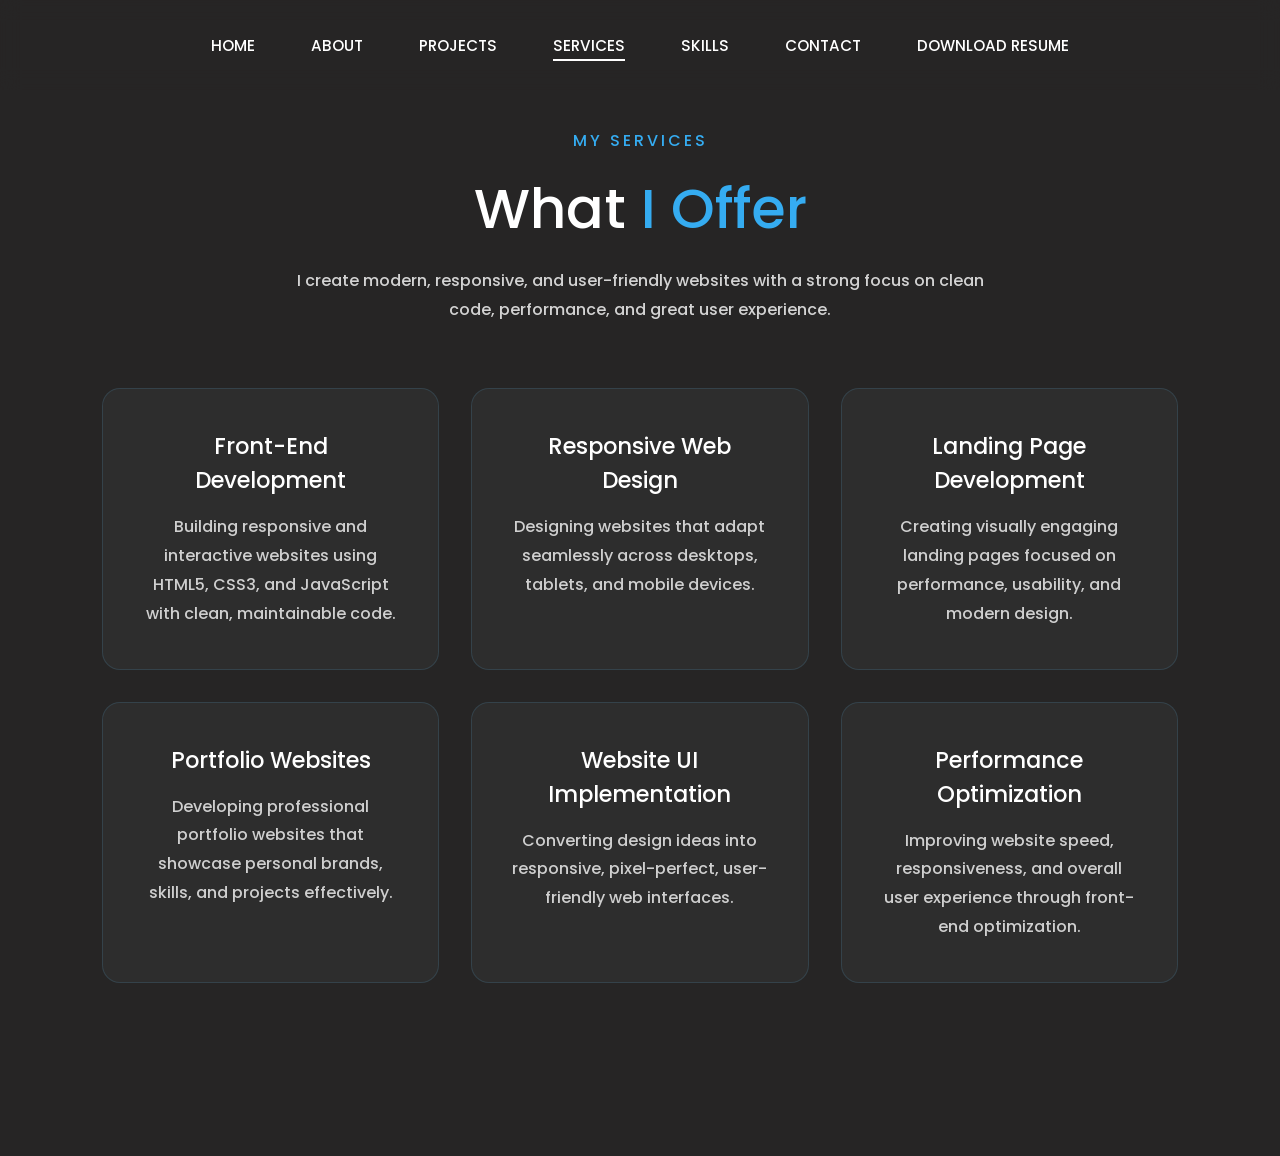
<file: services.html>
<!doctype html>
<html lang="en">
  <head>
    <meta charset="UTF-8" />
    <meta name="viewport" content="width=device-width, initial-scale=1.0" />
    <title>Services</title>
    <link rel="stylesheet" href="css/services.css" />
  </head>
  <body>

  <header>
          <ul class="navlist">
            <li><a href="index.html" target="_blank">Home</a></li>

            <li><a href="about.html">About</a></li>

            <li><a href="projects.html" target="_blank">Projects</a></li>

            <li><a  class="active" "services.html" target="_blank ">Services</a></li>

              <li><a href="skills.html" target="_blank">Skills</a></li>

            <li><a href="contact.html" target="_blank">Contact</a></li>

            <li>
              <a
                href="resume/resume.pdf" target="_blank"
                download>
                Download Resume
              </a>
            </li>
          </ul>
        </header>

    <!--================ SERVICES ================-->

    <section class="services-section">
      <div class="services-heading">
        <p>MY SERVICES</p>

        <h1>What <span>I Offer</span></h1>

        <p class="services-subtitle">
          I create modern, responsive, and user-friendly websites with a strong
          focus on clean code, performance, and great user experience.
        </p>
      </div>

      <div class="services-grid">
        <!-- Service 1 -->

        <div class="service-card">
          <i class="fa-solid fa-laptop-code"></i>

          <h2>Front-End Development</h2>

          <p>
            Building responsive and interactive websites using HTML5, CSS3, and
            JavaScript with clean, maintainable code.
          </p>
        </div>

        <!-- Service 2 -->

        <div class="service-card">
          <i class="fa-solid fa-mobile-screen-button"></i>

          <h2>Responsive Web Design</h2>

          <p>
            Designing websites that adapt seamlessly across desktops, tablets,
            and mobile devices.
          </p>
        </div>

        <!-- Service 3 -->

        <div class="service-card">
          <i class="fa-solid fa-palette"></i>

          <h2>Landing Page Development</h2>

          <p>
            Creating visually engaging landing pages focused on performance,
            usability, and modern design.
          </p>
        </div>

        <!-- Service 4 -->

        <div class="service-card">
          <i class="fa-solid fa-user-tie"></i>

          <h2>Portfolio Websites</h2>

          <p>
            Developing professional portfolio websites that showcase personal
            brands, skills, and projects effectively.
          </p>
        </div>

        <!-- Service 5 -->

        <div class="service-card">
          <i class="fa-solid fa-code"></i>

          <h2>Website UI Implementation</h2>

          <p>
            Converting design ideas into responsive, pixel-perfect,
            user-friendly web interfaces.
          </p>
        </div>

        <!-- Service 6 -->

        <div class="service-card">
          <i class="fa-solid fa-gauge-high"></i>

          <h2>Performance Optimization</h2>

          <p>
            Improving website speed, responsiveness, and overall user experience
            through front-end optimization.
          </p>
        </div>
      </div>
    </section>
  </body>
</html>
</file>
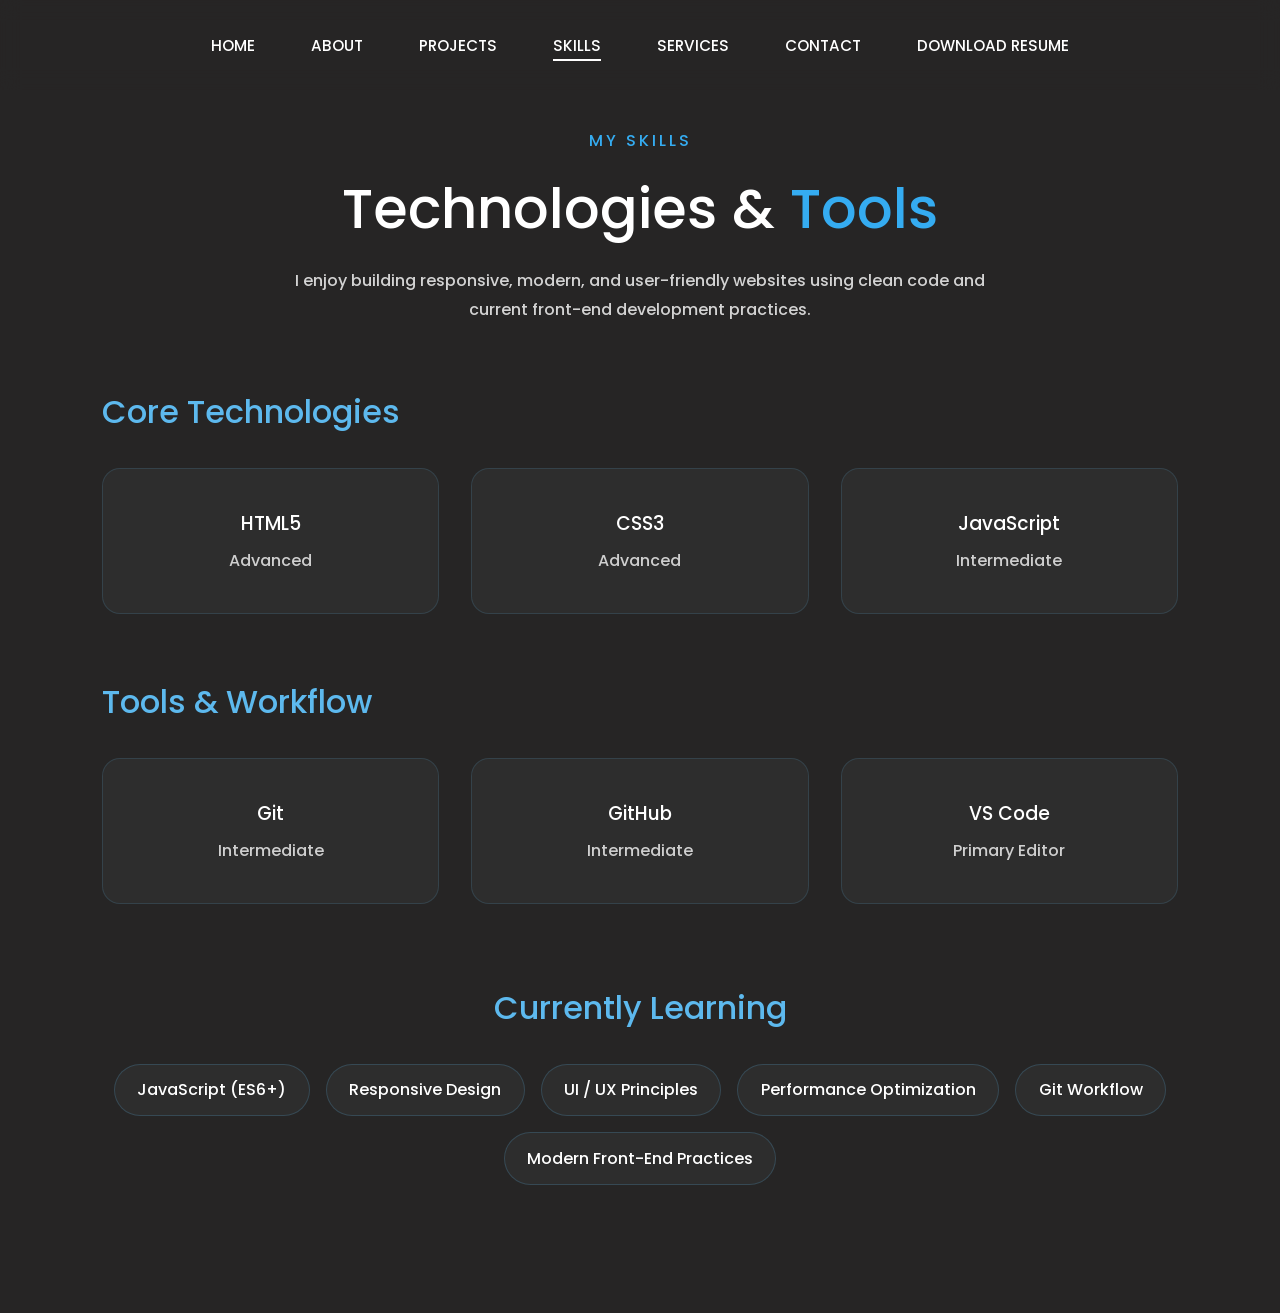
<file: skills.html>
<!doctype html>
<html lang="en">
  <head>
    <meta charset="UTF-8" />
    <meta name="viewport" content="width=device-width, initial-scale=1.0" />
    <title>Skills</title>
    <link rel="stylesheet" href="css/skills.css" />
  </head>
  <body>
    <header>
      <ul class="navlist">
        <li><a href="index.html" target="_blank">Home</a></li>

        <li><a href="about.html" target="_blank">About</a></li>

        <li><a href="#" target="_blank">Projects</a></li>

        <li><a class="active" href="skills.html">Skills</a></li>

        <li><a href="services.html" target="_blank ">Services</a></li>

        <li><a href="contact.html" target="_blank">Contact</a></li>

        <li>
          <a href="resume/resume.pdf" target="_blank" download>
            Download Resume
          </a>
        </li>
      </ul>
    </header>

    <section class="skills-section">
      <div class="skills-heading">
        <p>MY SKILLS</p>

        <h1>Technologies & <span>Tools</span></h1>

        <p class="skills-subtitle">
          I enjoy building responsive, modern, and user-friendly websites using
          clean code and current front-end development practices.
        </p>
      </div>

      <!-- Core Skills -->

      <div class="skill-category">
        <h2>Core Technologies</h2>

        <div class="skills-grid">
          <div class="skill-card">
            <i class="fa-brands fa-html5"></i>

            <h3>HTML5</h3>

            <p>Advanced</p>
          </div>

          <div class="skill-card">
            <i class="fa-brands fa-css3-alt"></i>

            <h3>CSS3</h3>

            <p>Advanced</p>
          </div>

          <div class="skill-card">
            <i class="fa-brands fa-js"></i>

            <h3>JavaScript</h3>

            <p>Intermediate</p>
          </div>
        </div>
      </div>

      <!-- Tools -->

      <div class="skill-category">
        <h2>Tools & Workflow</h2>

        <div class="skills-grid">
          <div class="skill-card">
            <i class="fa-brands fa-git-alt"></i>

            <h3>Git</h3>

            <p>Intermediate</p>
          </div>

          <div class="skill-card">
            <i class="fa-brands fa-github"></i>

            <h3>GitHub</h3>

            <p>Intermediate</p>
          </div>

          <div class="skill-card">
            <i class="fa-solid fa-code"></i>

            <h3>VS Code</h3>

            <p>Primary Editor</p>
          </div>
        </div>
      </div>

      <!-- Currently Learning -->

      <div class="learning-section">
        <h2>Currently Learning</h2>

        <div class="learning-tags">
          <span>JavaScript (ES6+)</span>

          <span>Responsive Design</span>

          <span>UI / UX Principles</span>

          <span>Performance Optimization</span>

          <span>Git Workflow</span>

          <span>Modern Front-End Practices</span>
        </div>
      </div>
    </section>
  </body>
</html>
</file>
<file: css/services.css>
@import url("https://fonts.googleapis.com/css2?family=Poppins:ital,wght@0,100;0,200;0,300;0,400;0,500;0,600;0,700;0,800;0,900;1,100;1,200;1,300;1,400;1,500;1,600;1,700;1,800;1,900&display=swap");

* {
  margin: 0;
  padding: 0;
  font-family: "Poppins", sans-serif;
  font-weight: 500;
  font-style: normal;
}

/*================ NAVBAR ================*/

.navlist {
  position: fixed;

  width: 100%;

  height: 90px;

  display: flex;

  justify-content: center;

  align-items: center;

  gap: 3.5rem;

  background: rgba(38, 37, 37, 0.95);

  backdrop-filter: blur(10px);

  z-index: 1000;
}

.navlist li {
  list-style: none;
}

.navlist li a {
  text-decoration: none;

  color: #fff;

  text-transform: uppercase;

  font-size: 0.95rem;

  position: relative;
}

.navlist li a::after,
.navlist .active::after {
  content: "";
  position: absolute;
  background: #fff;
  width: 100%;
  height: 0.1rem;
  left: 0;
  bottom: -5px;
  transform: scaleX(0);
  transition: transform 0.5s;
  transform-origin: bottom right;
}
.navlist li a:hover::after,
.navlist .active::after {
  transform: scaleX(1);
  transform-origin: bottom left;
}

/*================ SERVICES ================*/

.services-section {
  min-height: 100vh;

  background: #262525;

  padding: 8rem 8%;
}

.services-heading {
  text-align: center;

  margin-bottom: 4rem;
}

.services-heading p:first-child {
  color: #35acf1;

  letter-spacing: 3px;

  margin-bottom: 0.8rem;
}

.services-heading h1 {
  color: #fff;

  font-size: 3.5rem;

  margin-bottom: 1rem;
}

.services-heading h1 span {
  color: #35acf1;
}

.services-subtitle {
  max-width: 700px;

  margin: auto;

  color: #d3d3d3;

  line-height: 1.8;
}

/* Cards */

.services-grid {
  display: grid;

  grid-template-columns: repeat(auto-fit, minmax(300px, 1fr));

  gap: 2rem;
}

.service-card {
  background: #2d2d2d;

  padding: 2.5rem;

  border-radius: 18px;

  text-align: center;

  border: 1px solid rgba(93, 185, 238, 0.15);

  transition: 0.4s ease;
}

.service-card:hover {
  transform: translateY(-10px);

  border-color: #5db9ee;

  box-shadow: 0 0 25px rgba(53, 172, 241, 0.25);
}

.service-card i {
  font-size: 3rem;

  color: #35acf1;

  margin-bottom: 1.5rem;
}

.service-card h2 {
  color: #fff;

  margin-bottom: 1rem;

  font-size: 1.4rem;
}

.service-card p {
  color: #cfcfcf;

  line-height: 1.8;
}

/* Responsive */

@media (max-width: 768px) {
  .services-heading h1 {
    font-size: 2.5rem;
  }

  .services-grid {
    grid-template-columns: 1fr;
  }
}

/* =======================================================
   GLOBAL RESPONSIVE OVERRIDE (Fixes Fixed Pixels)
   ======================================================= */
@media (max-width: 768px) {
  /* Force ALL major container layouts to fit within the phone screen */
  div,
  section,
  header,
  footer,
  main,
  nav {
    width: 100% !important;
    max-width: 100% !important;
    box-sizing: border-box !important;
    float: none !important;
    margin-left: 0 !important;
    margin-right: 0 !important;
  }

  /* Force all flexbox containers to stack vertically instead of side-by-side */
  *[style*="display: flex"],
  .container,
  .row,
  .grid,
  [class*="container"],
  [class*="wrapper"] {
    flex-direction: column !important;
    display: flex !important;
  }

  /* Prevent text elements from pushing past the mobile screen margins */
  h1,
  h2,
  h3,
  h4,
  h5,
  h6,
  p,
  span,
  a {
    word-wrap: break-word !important;
    overflow-wrap: break-word !important;
    white-space: normal !important;
  }

  /* Ensure all images scale down cleanly without breaking out of their boxes */
  img,
  video,
  picture {
    width: 100% !important;
    max-width: 100% !important;
    height: auto !important;
    object-fit: cover !important;
  }
}
</file>
<file: css/skills.css>
@import url("https://fonts.googleapis.com/css2?family=Poppins:ital,wght@0,100;0,200;0,300;0,400;0,500;0,600;0,700;0,800;0,900;1,100;1,200;1,300;1,400;1,500;1,600;1,700;1,800;1,900&display=swap");

* {
  margin: 0;
  padding: 0;
  font-family: "Poppins", sans-serif;
  font-weight: 500;
  font-style: normal;
}

/*================ NAVBAR ================*/

.navlist {
  position: fixed;

  width: 100%;

  height: 90px;

  display: flex;

  justify-content: center;

  align-items: center;

  gap: 3.5rem;

  background: rgba(38, 37, 37, 0.95);

  backdrop-filter: blur(10px);

  z-index: 1000;
}

.navlist li {
  list-style: none;
}

.navlist li a {
  text-decoration: none;

  color: #fff;

  text-transform: uppercase;

  font-size: 0.95rem;

  position: relative;
}

.navlist li a::after,
.navlist .active::after {
  content: "";
  position: absolute;
  background: #fff;
  width: 100%;
  height: 0.1rem;
  left: 0;
  bottom: -5px;
  transform: scaleX(0);
  transition: transform 0.5s;
  transform-origin: bottom right;
}
.navlist li a:hover::after,
.navlist .active::after {
  transform: scaleX(1);
  transform-origin: bottom left;
}

/*================ SKILLS =================*/

.skills-section {
  min-height: 100vh;

  background: #262525;

  padding: 8rem 8%;
}

.skills-heading {
  text-align: center;

  margin-bottom: 4rem;
}

.skills-heading p:first-child {
  color: #35acf1;

  letter-spacing: 3px;

  margin-bottom: 0.8rem;
}

.skills-heading h1 {
  font-size: 3.5rem;

  color: #fff;

  margin-bottom: 1rem;
}

.skills-heading h1 span {
  color: #35acf1;
}

.skills-subtitle {
  color: #d3d3d3;

  max-width: 700px;

  margin: auto;

  line-height: 1.8;
}

.skill-category {
  margin-top: 4rem;
}

.skill-category h2 {
  color: #5db9ee;

  margin-bottom: 2rem;

  font-size: 2rem;
}

.skills-grid {
  display: grid;

  grid-template-columns: repeat(auto-fit, minmax(240px, 1fr));

  gap: 2rem;
}

.skill-card {
  background: #2d2d2d;

  padding: 2.5rem;

  border-radius: 18px;

  text-align: center;

  border: 1px solid rgba(93, 185, 238, 0.15);

  transition: 0.4s;
}

.skill-card:hover {
  transform: translateY(-10px);

  border-color: #5db9ee;

  box-shadow: 0 0 25px rgba(53, 172, 241, 0.25);
}

.skill-card i {
  font-size: 3rem;

  color: #35acf1;

  margin-bottom: 1rem;
}

.skill-card h3 {
  color: #fff;

  margin-bottom: 0.6rem;
}

.skill-card p {
  color: #cfcfcf;
}

.learning-section {
  margin-top: 5rem;

  text-align: center;
}

.learning-section h2 {
  color: #5db9ee;

  margin-bottom: 2rem;

  font-size: 2rem;
}

.learning-tags {
  display: flex;

  justify-content: center;

  flex-wrap: wrap;

  gap: 1rem;
}

.learning-tags span {
  padding: 0.8rem 1.4rem;

  background: #2d2d2d;

  color: #fff;

  border-radius: 30px;

  border: 1px solid rgba(93, 185, 238, 0.2);

  transition: 0.3s;
}

.learning-tags span:hover {
  background: #35acf1;

  color: #262525;
}

/* =======================================================
   GLOBAL RESPONSIVE OVERRIDE (Fixes Fixed Pixels)
   ======================================================= */
@media (max-width: 768px) {
  /* Force ALL major container layouts to fit within the phone screen */
  div,
  section,
  header,
  footer,
  main,
  nav {
    width: 100% !important;
    max-width: 100% !important;
    box-sizing: border-box !important;
    float: none !important;
    margin-left: 0 !important;
    margin-right: 0 !important;
  }

  /* Force all flexbox containers to stack vertically instead of side-by-side */
  *[style*="display: flex"],
  .container,
  .row,
  .grid,
  [class*="container"],
  [class*="wrapper"] {
    flex-direction: column !important;
    display: flex !important;
  }

  /* Prevent text elements from pushing past the mobile screen margins */
  h1,
  h2,
  h3,
  h4,
  h5,
  h6,
  p,
  span,
  a {
    word-wrap: break-word !important;
    overflow-wrap: break-word !important;
    white-space: normal !important;
  }

  /* Ensure all images scale down cleanly without breaking out of their boxes */
  img,
  video,
  picture {
    width: 100% !important;
    max-width: 100% !important;
    height: auto !important;
    object-fit: cover !important;
  }
}
</file>
